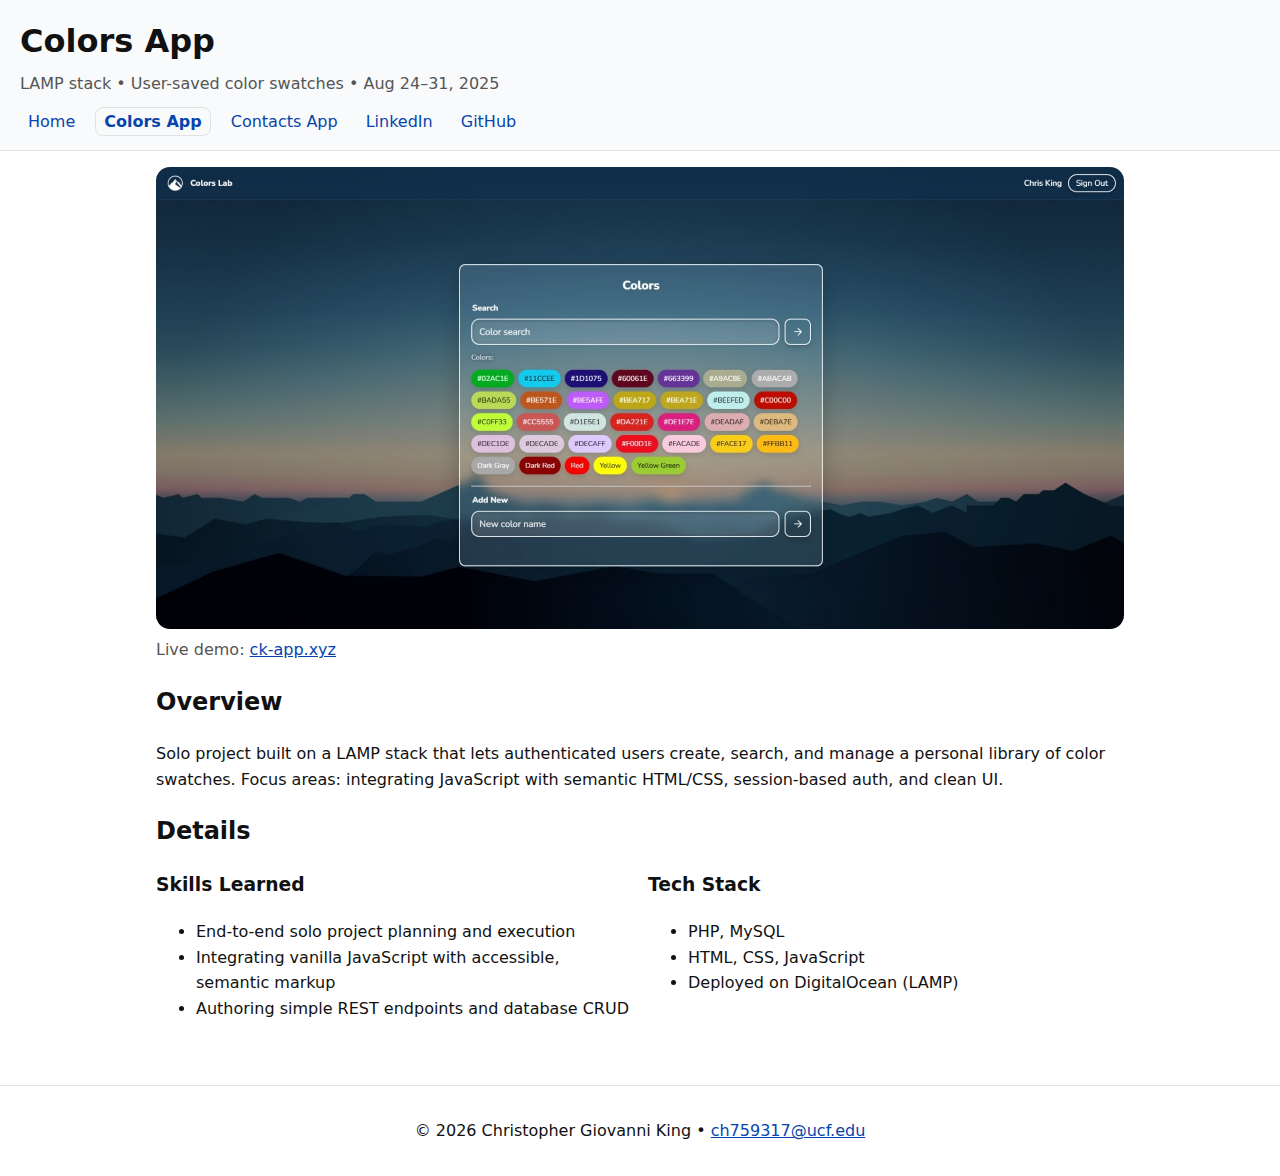
<file: colors/index.html>
<!doctype html>
<!-- Portions of content in this document were generated with GPT-5, and reviewed and edited by Christopher King -->
<html lang="en">
<head>
  <meta charset="utf-8">
  <meta name="viewport" content="width=device-width, initial-scale=1">
  <title>Colors App — Christopher Giovanni King</title>
  <link rel="stylesheet" href="../css/styles.css">
  <link rel="icon" href="../assets/favicon.svg" type="image/svg+xml">
</head>
<body>
  <a class="skip-link" href="#main">Skip to main content</a>

  <header class="site-header" aria-expanded="true">
    <div class="site-branding">
      <h1 class="site-title">Colors App</h1>
      <p class="tagline">LAMP stack • User-saved color swatches • Aug 24–31, 2025</p>
    </div>
    <nav aria-label="Primary">
      <ul class="nav">
        <li><a href="../home/">Home</a></li>
        <li><a href="../colors/" aria-current="page">Colors App</a></li>
        <li><a href="../contacts/">Contacts App</a></li>
        <li><a href="https://www.linkedin.com/in/chrisgiovanniking">LinkedIn</a></li>
        <li><a href="https://github.com/chrisgiovanniking">GitHub</a></li>
      </ul>
    </nav>
  </header>

  <main id="main" class="container">
    <figure class="hero">
      <img src="../assets/colors.jpg" alt="Screenshot of Colors Lab dashboard showing a searchable palette of saved color tags">
      <figcaption>Live demo: <a href="https://ck-app.xyz/">ck-app.xyz</a></figcaption>
    </figure>

    <section aria-labelledby="overview">
      <h2 id="overview">Overview</h2>
	  <!-- <p> content below generated with GPT-5, edited by Christopher King -->
      <p>
        Solo project built on a LAMP stack that lets authenticated users create, search, and manage a personal library
        of color swatches. Focus areas: integrating JavaScript with semantic HTML/CSS, session-based auth, and clean UI.
      </p>
    </section>

    <section aria-labelledby="details">
      <h2 id="details">Details</h2>
      <div class="grid-2">
        <div>
          <h3>Skills Learned</h3>
		  <!-- <ul> content below generated with GPT-5, edited by Christopher King -->
          <ul>
            <li>End-to-end solo project planning and execution</li>
            <li>Integrating vanilla JavaScript with accessible, semantic markup</li>
            <li>Authoring simple REST endpoints and database CRUD</li>
          </ul>
        </div>
        <div>
          <h3>Tech Stack</h3>
          <ul>
            <li>PHP, MySQL</li>
            <li>HTML, CSS, JavaScript</li>
            <li>Deployed on DigitalOcean (LAMP)</li>
          </ul>
        </div>
      </div>
    </section>
  </main>

  <footer class="site-footer">
    <p>© <span id="year"></span> Christopher Giovanni King • <a href="mailto:ch759317@ucf.edu">ch759317@ucf.edu</a></p>
  </footer>

  <script src="../js/script.js" defer></script>
</body>
</html>
</file>
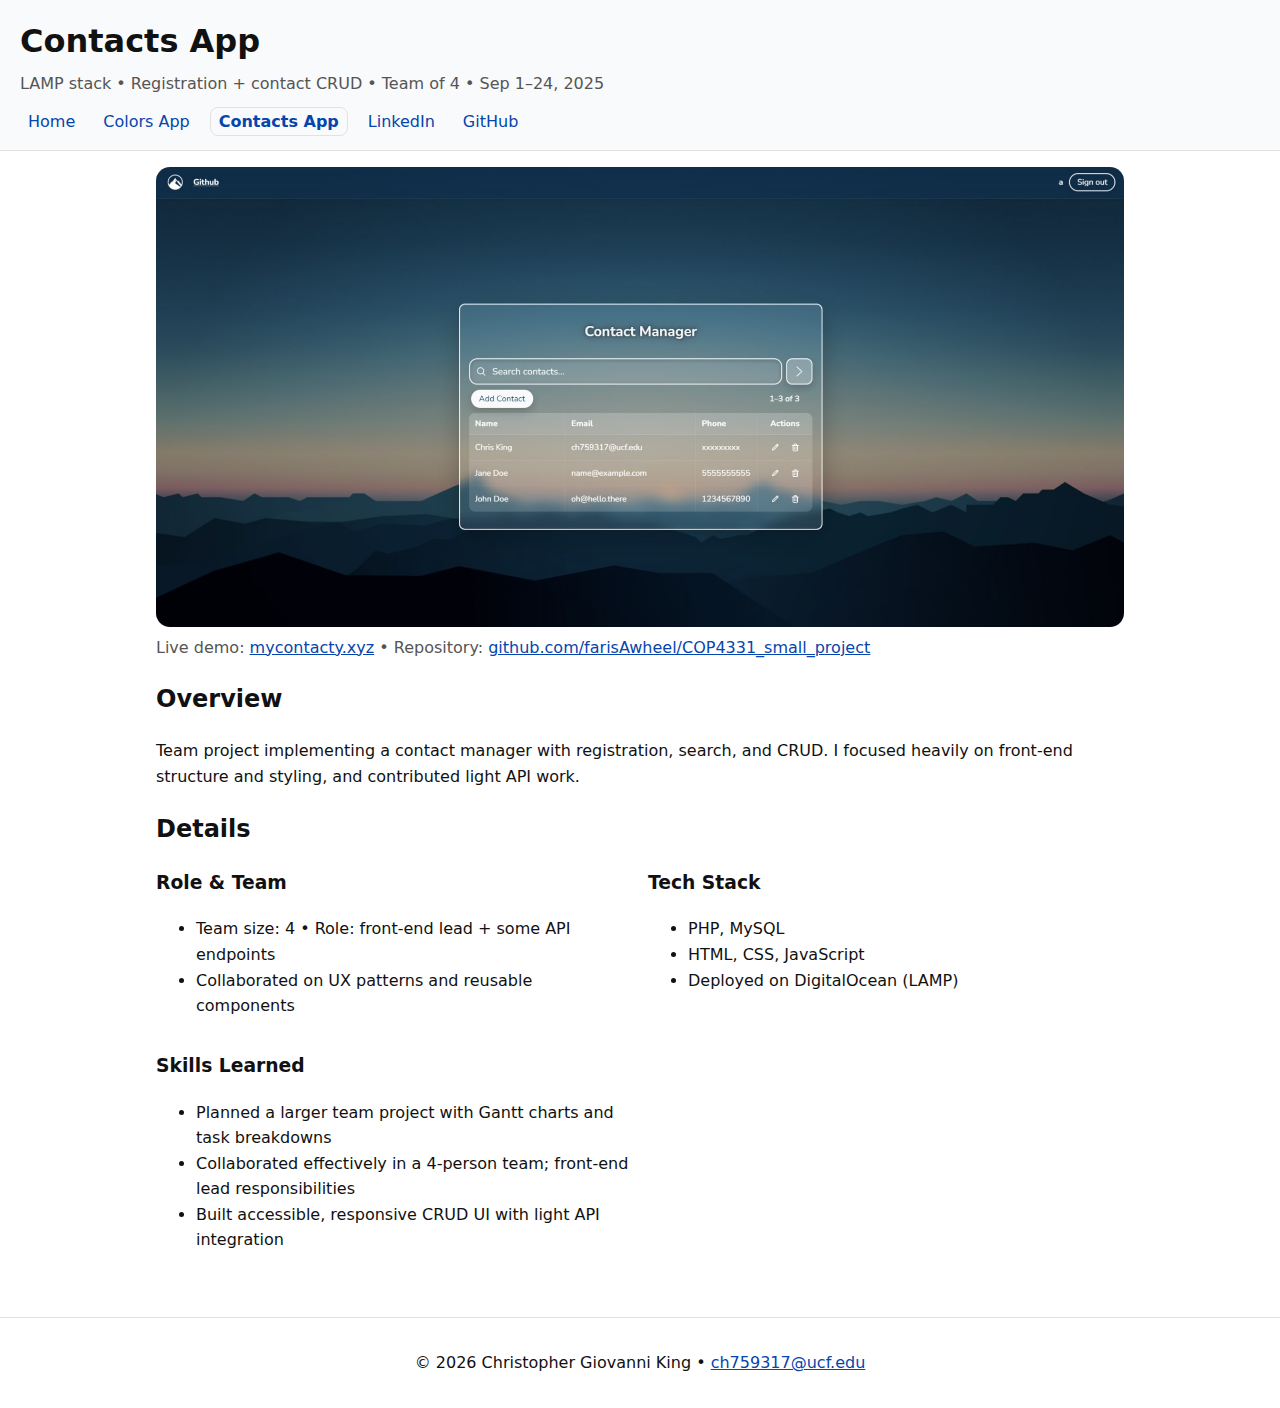
<file: contacts/index.html>
<!doctype html>
<html lang="en">
<head>
  <meta charset="utf-8">
  <meta name="viewport" content="width=device-width, initial-scale=1">
  <title>Contacts App — Christopher Giovanni King</title>
  <link rel="stylesheet" href="../css/styles.css">
  <link rel="icon" href="../assets/favicon.svg" type="image/svg+xml">
</head>
<body>
  <a class="skip-link" href="#main">Skip to main content</a>

  <header class="site-header" aria-expanded="true">
    <div class="site-branding">
      <h1 class="site-title">Contacts App</h1>
      <p class="tagline">LAMP stack • Registration + contact CRUD • Team of 4 • Sep 1–24, 2025</p>
    </div>
    <nav aria-label="Primary">
      <ul class="nav">
        <li><a href="../home/">Home</a></li>
        <li><a href="../colors/">Colors App</a></li>
        <li><a href="../contacts/" aria-current="page">Contacts App</a></li>
        <li><a href="https://www.linkedin.com/in/chrisgiovanniking">LinkedIn</a></li>
        <li><a href="https://github.com/chrisgiovanniking">GitHub</a></li>
      </ul>
    </nav>
  </header>

  <main id="main" class="container">
    <figure class="hero">
      <img src="../assets/contacts.jpg" alt="Screenshot of Contact Manager with search, table of contacts, and actions">
      <figcaption>
        Live demo: <a href="http://mycontacty.xyz/">mycontacty.xyz</a>
        • Repository: <a href="https://github.com/farisAwheel/COP4331_small_project/tree/main">github.com/farisAwheel/COP4331_small_project</a>
      </figcaption>
    </figure>

    <section aria-labelledby="overview">
      <h2 id="overview">Overview</h2>
	  <!-- <p> content below generated with GPT-5, edited by Christopher King -->
      <p>
        Team project implementing a contact manager with registration, search, and CRUD.
        I focused heavily on front-end structure and styling, and contributed light API work.
      </p>
    </section>

    <section aria-labelledby="details">
      <h2 id="details">Details</h2>
      <div class="grid-2">
        <div>
          <h3>Role &amp; Team</h3>
          <ul>
            <li>Team size: 4 • Role: front-end lead + some API endpoints</li>
            <li>Collaborated on UX patterns and reusable components</li>
          </ul>
        </div>
        <div>
          <h3>Tech Stack</h3>
          <ul>
            <li>PHP, MySQL</li>
            <li>HTML, CSS, JavaScript</li>
            <li>Deployed on DigitalOcean (LAMP)</li>
          </ul>
        </div>
        <div>
          <h3>Skills Learned</h3>
		  <!-- <ul> content below generated with GPT-5, edited by Christopher King -->
          <ul>
            <li>Planned a larger team project with Gantt charts and task breakdowns</li>
            <li>Collaborated effectively in a 4-person team; front-end lead responsibilities</li>
            <li>Built accessible, responsive CRUD UI with light API integration</li>
          </ul>
        </div>
      </div>
    </section>
  </main>

  <footer class="site-footer">
    <p>© <span id="year"></span> Christopher Giovanni King • <a href="mailto:ch759317@ucf.edu">ch759317@ucf.edu</a></p>
  </footer>

  <script src="../js/script.js" defer></script>
</body>
</html>
</file>
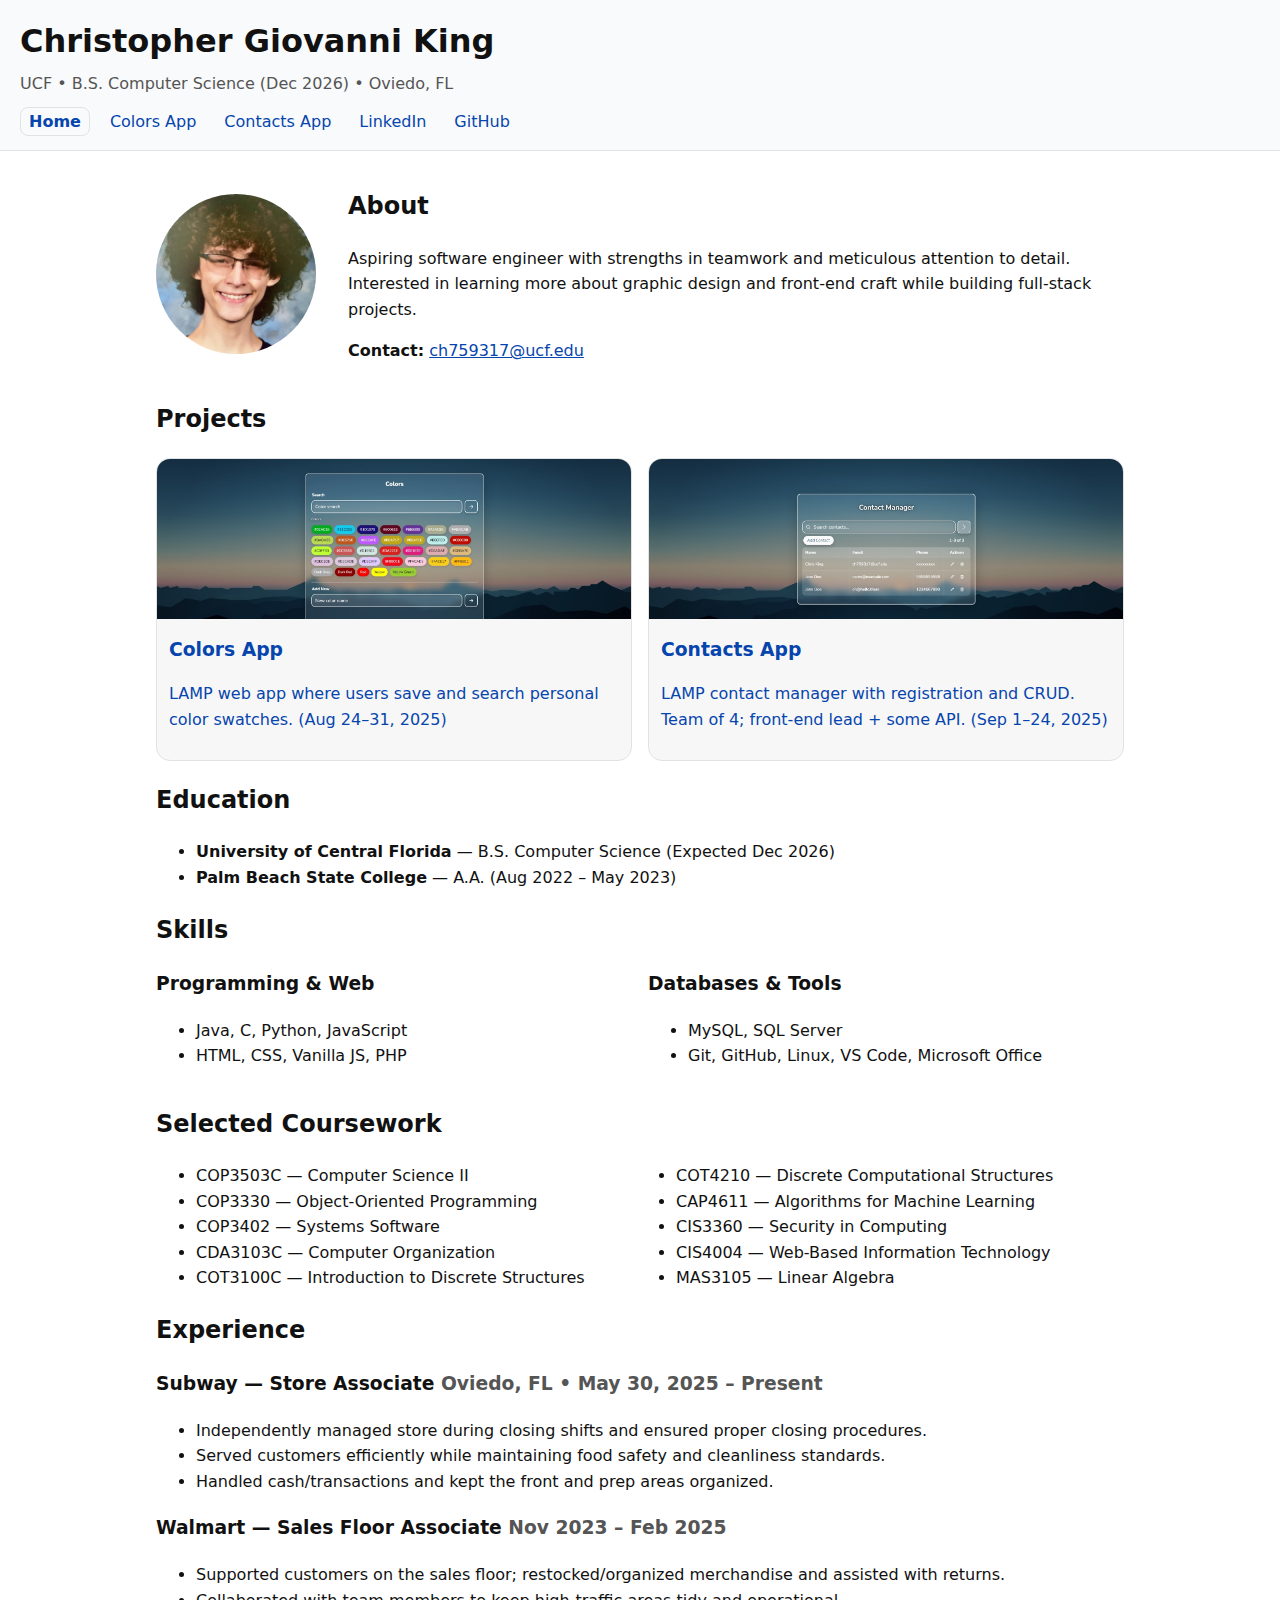
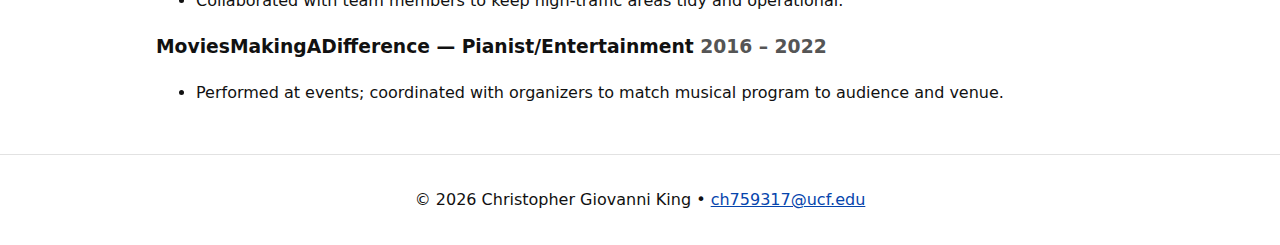
<file: home/index.html>
<!doctype html>
<html lang="en">
<head>
  <meta charset="utf-8">
  <meta name="viewport" content="width=device-width, initial-scale=1">
  <title>Christopher Giovanni King — Resume</title>
  <link rel="stylesheet" href="../css/styles.css">
  <link rel="icon" href="../assets/favicon.svg" type="image/svg+xml">
</head>
<body>
  <a class="skip-link" href="#main">Skip to main content</a>

  <header class="site-header" aria-expanded="true">
    <div class="site-branding">
      <h1 class="site-title">Christopher Giovanni King</h1>
      <p class="tagline">UCF • B.S. Computer Science (Dec 2026) • Oviedo, FL</p>
    </div>
    <nav aria-label="Primary">
      <ul class="nav">
        <li><a href="../home/" aria-current="page">Home</a></li>
        <li><a href="../colors/">Colors App</a></li>
        <li><a href="../contacts/">Contacts App</a></li>
        <li><a href="https://www.linkedin.com/in/chrisgiovanniking">LinkedIn</a></li>
        <li><a href="https://github.com/chrisgiovanniking">GitHub</a></li>
      </ul>
    </nav>
  </header>

  <main id="main" class="container">
    <section aria-labelledby="about">
      <div class="media">
        <img src="../assets/headshot.jpg" alt="Portrait of Christopher Giovanni King" class="headshot">
        <div>
          <h2 id="about">About</h2>
		  <!-- <p> content below generated with GPT-5, edited by Christopher King -->
          <p> 
            Aspiring software engineer with strengths in teamwork and meticulous attention to detail.
            Interested in learning more about graphic design and front-end craft while building
            full-stack projects.
          </p>
          <p><strong>Contact:</strong> <a href="mailto:ch759317@ucf.edu">ch759317@ucf.edu</a></p>
        </div>
      </div>
    </section>

    <section aria-labelledby="projects">
      <h2 id="projects">Projects</h2>
      <ul class="cards">
        <li class="card">
          <a class="card-link" href="../colors/">
            <img src="../assets/colors.jpg" alt="Screenshot of Colors Lab dashboard with a palette of color tags" loading="lazy">
            <div class="card-body">
              <h3>Colors App</h3>
              <p>LAMP web app where users save and search personal color swatches. (Aug 24–31, 2025)</p>
            </div>
          </a>
        </li>
        <li class="card">
          <a class="card-link" href="../contacts/">
            <img src="../assets/contacts.jpg" alt="Screenshot of Contact Manager table and search bar" loading="lazy">
            <div class="card-body">
              <h3>Contacts App</h3>
              <p>LAMP contact manager with registration and CRUD. Team of 4; front-end lead + some API. (Sep 1–24, 2025)</p>
            </div>
          </a>
        </li>
      </ul>
    </section>

    <section aria-labelledby="education">
      <h2 id="education">Education</h2>
      <ul>
        <li><strong>University of Central Florida</strong> — B.S. Computer Science (Expected Dec 2026)</li>
        <li><strong>Palm Beach State College</strong> — A.A. (Aug 2022 – May 2023)</li>
      </ul>
    </section>

    <section aria-labelledby="skills">
      <h2 id="skills">Skills</h2>
      <div class="grid-2">
        <div>
          <h3>Programming & Web</h3>
          <ul>
            <li>Java, C, Python, JavaScript</li>
            <li>HTML, CSS, Vanilla JS, PHP</li>
          </ul>
        </div>
        <div>
          <h3>Databases & Tools</h3>
          <ul>
            <li>MySQL, SQL Server</li>
            <li>Git, GitHub, Linux, VS Code, Microsoft Office</li>
          </ul>
        </div>
      </div>
    </section>

    <section aria-labelledby="coursework">
      <h2 id="coursework">Selected Coursework</h2>
      <ul class="cols">
        <li>COP3503C — Computer Science II</li>
        <li>COP3330 — Object-Oriented Programming</li>
        <li>COP3402 — Systems Software</li>
        <li>CDA3103C — Computer Organization</li>
        <li>COT3100C — Introduction to Discrete Structures</li>
        <li>COT4210 — Discrete Computational Structures</li>
        <li>CAP4611 — Algorithms for Machine Learning</li>
        <li>CIS3360 — Security in Computing</li>
        <li>CIS4004 — Web-Based Information Technology</li>
        <li>MAS3105 — Linear Algebra</li>
      </ul>
    </section>

    <section aria-labelledby="experience">
      <h2 id="experience">Experience</h2>
      <article>
        <h3>Subway — Store Associate <span class="muted">Oviedo, FL • May 30, 2025 – Present</span></h3>
		<!-- <ul> content below generated with GPT-5, edited by Christopher King -->
        <ul>
          <li>Independently managed store during closing shifts and ensured proper closing procedures.</li>
          <li>Served customers efficiently while maintaining food safety and cleanliness standards.</li>
          <li>Handled cash/transactions and kept the front and prep areas organized.</li>
        </ul>
      </article>
      <article>
        <h3>Walmart — Sales Floor Associate <span class="muted">Nov 2023 – Feb 2025</span></h3>
		<!-- <ul> content below generated with GPT-5, edited by Christopher King -->
        <ul>
          <li>Supported customers on the sales floor; restocked/organized merchandise and assisted with returns.</li>
          <li>Collaborated with team members to keep high-traffic areas tidy and operational.</li>
        </ul>
      </article>
      <article>
        <h3>MoviesMakingADifference — Pianist/Entertainment <span class="muted">2016 – 2022</span></h3>
		<!-- <ul> content below generated with GPT-5, edited by Christopher King -->
        <ul>
          <li>Performed at events; coordinated with organizers to match musical program to audience and venue.</li>
        </ul>
      </article>
    </section>
  </main>

  <footer class="site-footer">
    <p>© <span id="year"></span> Christopher Giovanni King • <a href="mailto:ch759317@ucf.edu">ch759317@ucf.edu</a></p>
  </footer>

  <script src="../js/script.js" defer></script>
</body>
</html>
</file>
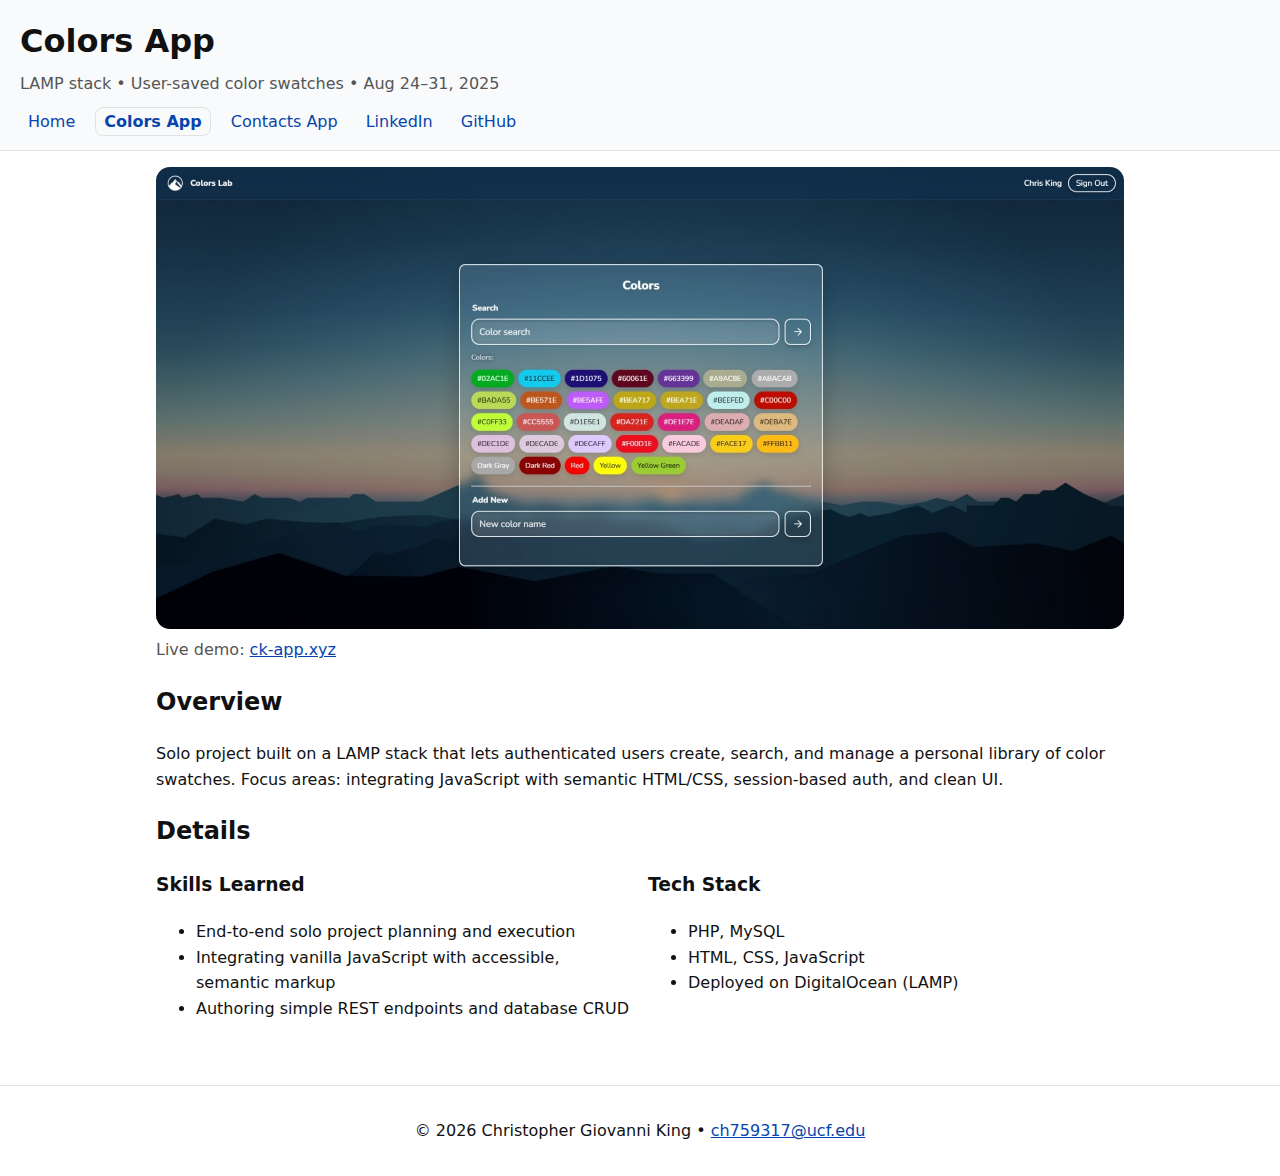
<file: pages/colors.html>
<!doctype html>
<html lang="en">
<head>
  <meta charset="utf-8">
  <meta name="viewport" content="width=device-width, initial-scale=1">
  <title>Colors App — Christopher Giovanni King</title> 
  <link rel="stylesheet" href="../css/styles.css">
</head>
<body>
  <a class="skip-link" href="#main">Skip to main content</a>

  <header class="site-header" aria-expanded="true">
    <div class="site-branding">
      <h1 class="site-title">Colors App</h1>
      <p class="tagline">LAMP stack • User-saved color swatches • Aug 24–31, 2025</p>
    </div>
    <nav aria-label="Primary">
      <ul class="nav">
        <li><a href="../index.html">Home</a></li>
        <li><a href="colors.html" aria-current="page">Colors App</a></li>
        <li><a href="contacts.html">Contacts App</a></li>
        <li><a href="https://www.linkedin.com/in/chrisgiovanniking">LinkedIn</a></li>
        <li><a href="https://github.com/chrisgiovanniking">GitHub</a></li>
      </ul>
    </nav>
  </header>

  <main id="main" class="container">
    <figure class="hero">
      <img src="../assets/colors.jpg" alt="Screenshot of Colors Lab dashboard showing a searchable palette of saved color tags">
      <figcaption>Live demo: <a href="https://ck-app.xyz/">ck-app.xyz</a></figcaption>
    </figure>

    <section aria-labelledby="overview">
      <h2 id="overview">Overview</h2>
      <p>
        Solo project built on a LAMP stack that lets authenticated users create, search, and manage a personal library
        of color swatches. Focus areas: integrating JavaScript with semantic HTML/CSS, session-based auth, and clean UI.
      </p>
    </section>

    <section aria-labelledby="details">
      <h2 id="details">Details</h2>
      <div class="grid-2">
        <div>
          <h3>Skills Learned</h3>
          <ul>
            <li>End-to-end solo project planning and execution</li>
            <li>Integrating vanilla JavaScript with accessible, semantic markup</li>
            <li>Authoring simple REST endpoints and database CRUD</li>
          </ul>
        </div>
        <div>
          <h3>Tech Stack</h3>
          <ul>
            <li>PHP, MySQL</li>
            <li>HTML, CSS, JavaScript</li>
            <li>Deployed on DigitalOcean (LAMP)</li>
          </ul>
        </div>
      </div>
    </section>
  </main>

  <footer class="site-footer">
    <p>© <span id="year"></span> Christopher Giovanni King • <a href="mailto:ch759317@ucf.edu">ch759317@ucf.edu</a></p>
  </footer>

  <script src="../js/script.js" defer></script>
</body>
</html>
</file>
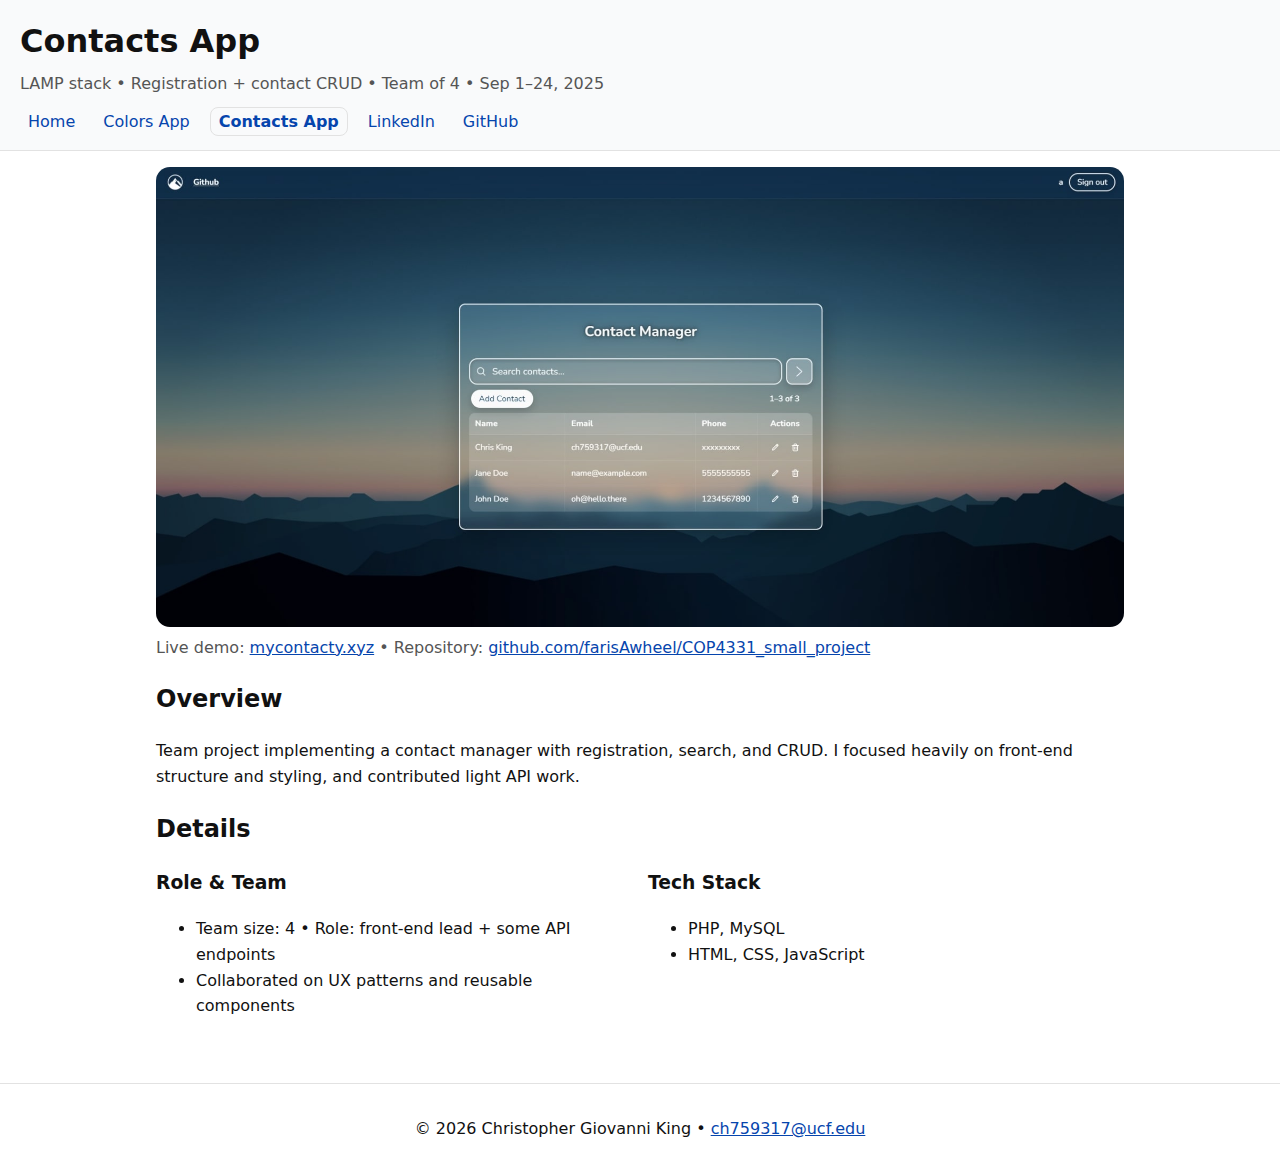
<file: pages/contacts.html>
<!doctype html>
<html lang="en">
<head>
  <meta charset="utf-8">
  <meta name="viewport" content="width=device-width, initial-scale=1">
  <title>Contacts App — Christopher Giovanni King</title>
  <link rel="stylesheet" href="../css/styles.css">
</head>
<body>
  <a class="skip-link" href="#main">Skip to main content</a>

  <header class="site-header" aria-expanded="true">
    <div class="site-branding">
      <h1 class="site-title">Contacts App</h1>
      <p class="tagline">LAMP stack • Registration + contact CRUD • Team of 4 • Sep 1–24, 2025</p>
    </div>
    <nav aria-label="Primary">
      <ul class="nav">
        <li><a href="../index.html">Home</a></li>
        <li><a href="colors.html">Colors App</a></li>
        <li><a href="contacts.html" aria-current="page">Contacts App</a></li>
        <li><a href="https://www.linkedin.com/in/chrisgiovanniking">LinkedIn</a></li>
        <li><a href="https://github.com/chrisgiovanniking">GitHub</a></li>
      </ul>
    </nav>
  </header>

  <main id="main" class="container">
    <figure class="hero">
      <img src="../assets/contacts.jpg" alt="Screenshot of Contact Manager with search, table of contacts, and actions">
      <figcaption>
        Live demo: <a href="http://mycontacty.xyz/">mycontacty.xyz</a>
        • Repository: <a href="https://github.com/farisAwheel/COP4331_small_project/tree/main">github.com/farisAwheel/COP4331_small_project</a>
      </figcaption>
    </figure>

    <section aria-labelledby="overview">
      <h2 id="overview">Overview</h2>
      <p>
        Team project implementing a contact manager with registration, search, and CRUD.
        I focused heavily on front-end structure and styling, and contributed light API work.
      </p>
    </section>

    <section aria-labelledby="details">
      <h2 id="details">Details</h2>
      <div class="grid-2">
        <div>
          <h3>Role &amp; Team</h3>
          <ul>
            <li>Team size: 4 • Role: front-end lead + some API endpoints</li>
            <li>Collaborated on UX patterns and reusable components</li>
          </ul>
        </div>
        <div>
          <h3>Tech Stack</h3>
          <ul>
            <li>PHP, MySQL</li>
            <li>HTML, CSS, JavaScript</li>
          </ul>
        </div>
      </div>
    </section>
  </main>

  <footer class="site-footer">
    <p>© <span id="year"></span> Christopher Giovanni King • <a href="mailto:ch759317@ucf.edu">ch759317@ucf.edu</a></p>
  </footer>

  <script src="../js/script.js" defer></script>
</body>
</html>
</file>
<file: css/styles.css>
:root{
  --bg:#ffffff;
  --text:#111111;
  --muted:#555555;
  --link:#0645ad;
  --card:#f7f7f7;
  --border:#e2e2e2;
  --header-bg:#f9fafb;
  --nav-hover: rgba(0,0,0,.05);
  --radius:14px;
  --maxw:1000px;
  --header-py: 1.0rem;
}


@media (prefers-color-scheme: dark){
  :root{
    --bg:#0e1117;
    --header-bg:#0b0f14;
    --text:#e6edf3;
    --muted:#a8b3bf;
    --link:#8ab4ff;
    --card:#11161e;
    --border:#202734;
    --nav-hover: rgba(255,255,255,.08);
  }
}

*{box-sizing:border-box}
html{background:var(--bg);color:var(--text);-webkit-text-size-adjust:100%}
body{margin:0;font:16px/1.6 system-ui, -apple-system, Segoe UI, Roboto, Arial, sans-serif}

:focus-visible{outline:2px solid currentColor; outline-offset:3px}

.skip-link{
  position:absolute;left:-999px;top:auto;width:1px;height:1px;overflow:hidden
}
.skip-link:focus{position:static;width:auto;height:auto;padding:.5rem;background:var(--bg);border:2px solid var(--text)}

.site-header{
  position: sticky;
  top: 0;
  z-index: 1000;
  background: var(--header-bg);
  border-bottom: 1px solid var(--border);
  padding: var(--header-py) 1.25rem;
  transition: padding .20s ease, box-shadow .20s ease, border-color .20s ease;
}
.site-header.is-compact{
  --header-py: .5rem;
  box-shadow: 0 4px 12px rgba(0,0,0,.25);
}

.site-branding{
  overflow: hidden;
  max-height: 6.5rem;
  transform: translateY(0);
  transition: max-height .30s ease, transform .30s ease, margin .30s ease;
}
.site-header.is-compact .site-branding{
  max-height: 0;
  transform: translateY(-8px);
  margin-block: 0;
}

.site-title{margin:0}
.tagline{margin:.25rem 0 0;color:var(--muted)}

.nav{display:flex;flex-wrap:wrap;gap:.75rem;list-style:none;padding:0;margin:.75rem 0 0}
.site-header.is-compact .nav{margin-top:0}
.nav a{padding:.25rem .5rem;border-radius:.5rem;text-decoration:none;color:var(--link)}
.nav a:hover,
.nav a:focus-visible{background:var(--nav-hover)}
.nav a[aria-current="page"]{font-weight:700;border:1px solid var(--border);}
a { color: var(--link); }
a, a:link, a:visited { color: var(--link); }
a:hover,
a:focus-visible { text-decoration: underline; }

.container{max-width:var(--maxw);margin:1rem auto 3rem;padding:0 1rem}

.media{display:grid;grid-template-columns:160px 1fr;gap:2rem;align-items:center}
.headshot{width:160px;height:160px;object-fit:cover;border-radius:50%}

.cards{display:grid;grid-template-columns:repeat(auto-fit,minmax(260px,1fr));gap:1rem;list-style:none;padding:0;margin:0}
.card{background:var(--card);border:1px solid var(--border);border-radius:var(--radius);overflow:hidden}
.card-link{display:block;color:inherit;text-decoration:none}
.card img{display:block;width:100%;height:160px;object-fit:cover}
.card-body{padding:.75rem}
.card-body h3{margin:.25rem 0 .25rem}

.grid-2{display:grid;gap:1rem}
.grid-2 > * > :first-child { margin-top: 0; }
@media (min-width:800px){.grid-2{grid-template-columns:1fr 1fr}}
.cols{columns:2;column-gap:2rem}
.cols li{break-inside:avoid}

.hero{margin:0 0 1rem}
.hero img{width:100%;height:auto;border-radius:var(--radius);display:block}
.hero figcaption{color:var(--muted);margin-top:.5rem}

.muted{color:var(--muted)}
.site-footer{border-top:1px solid var(--border);padding:1rem;text-align:center}
</file>
